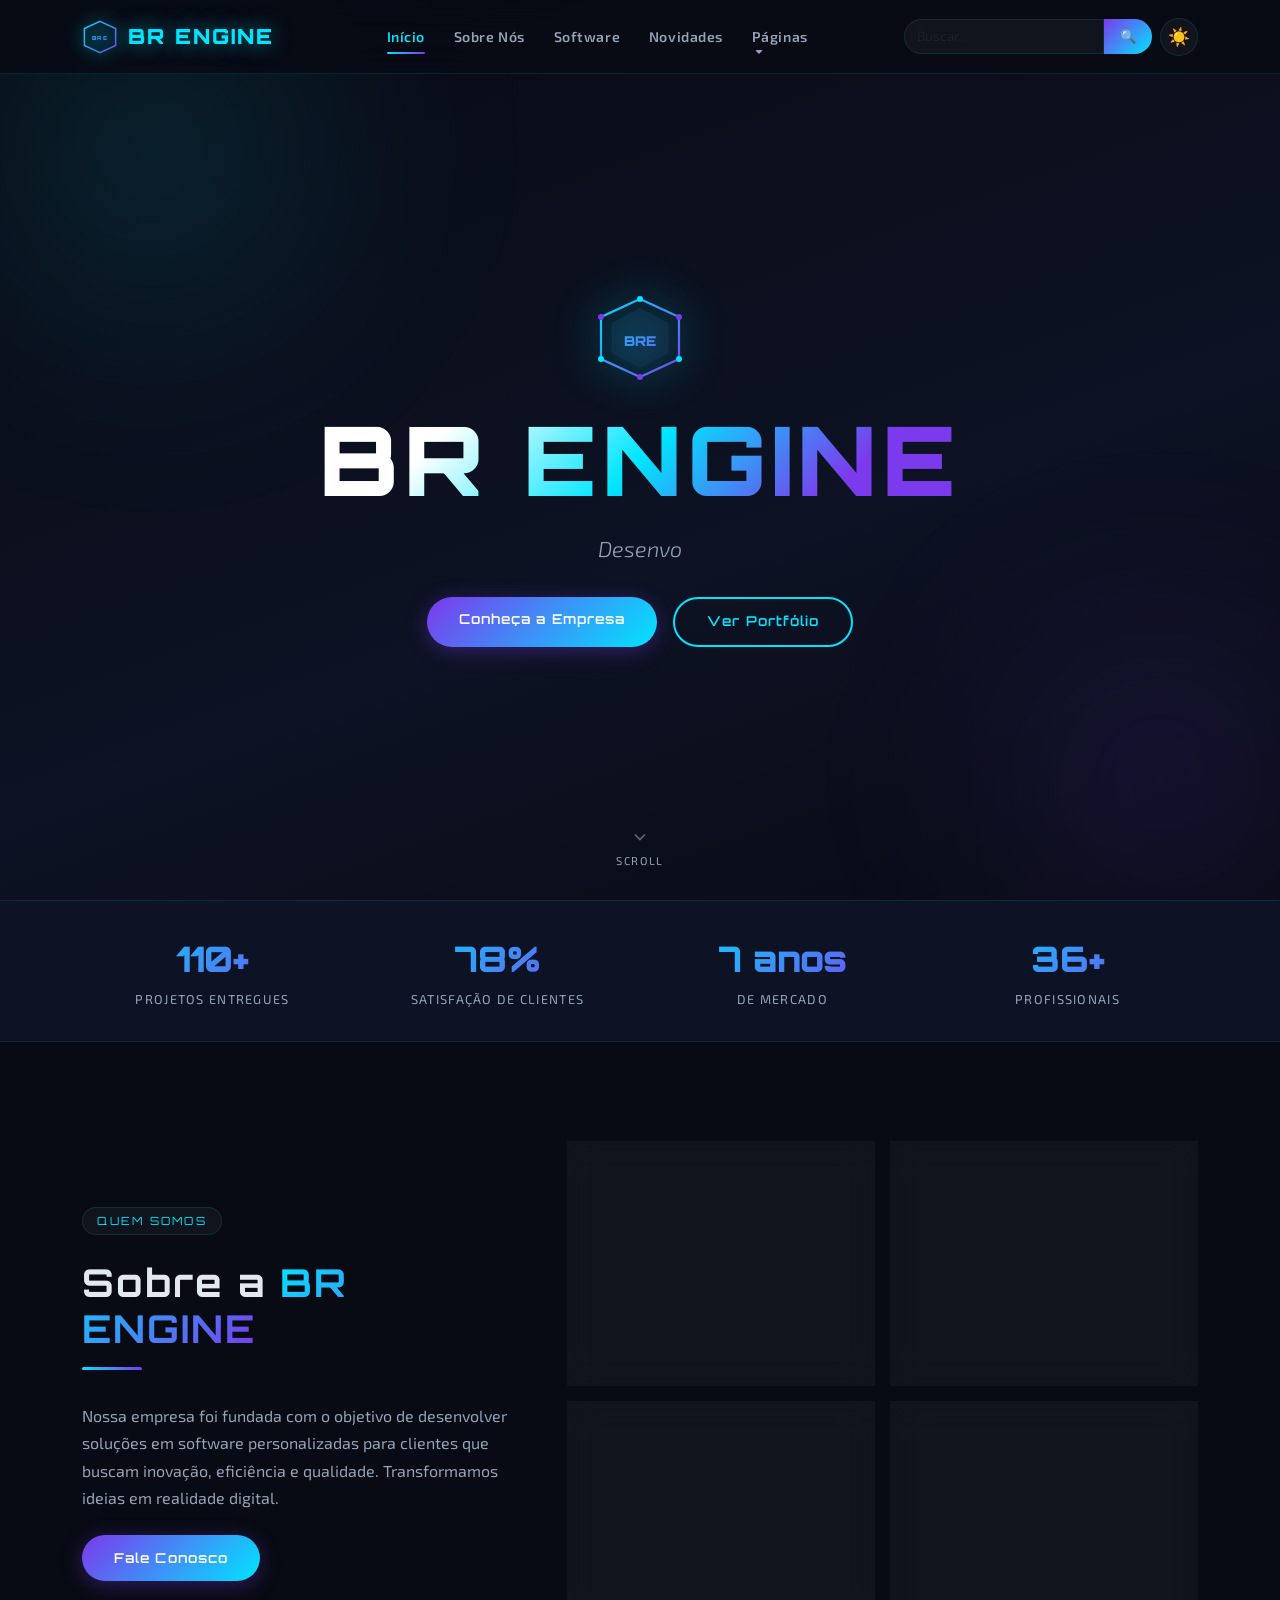
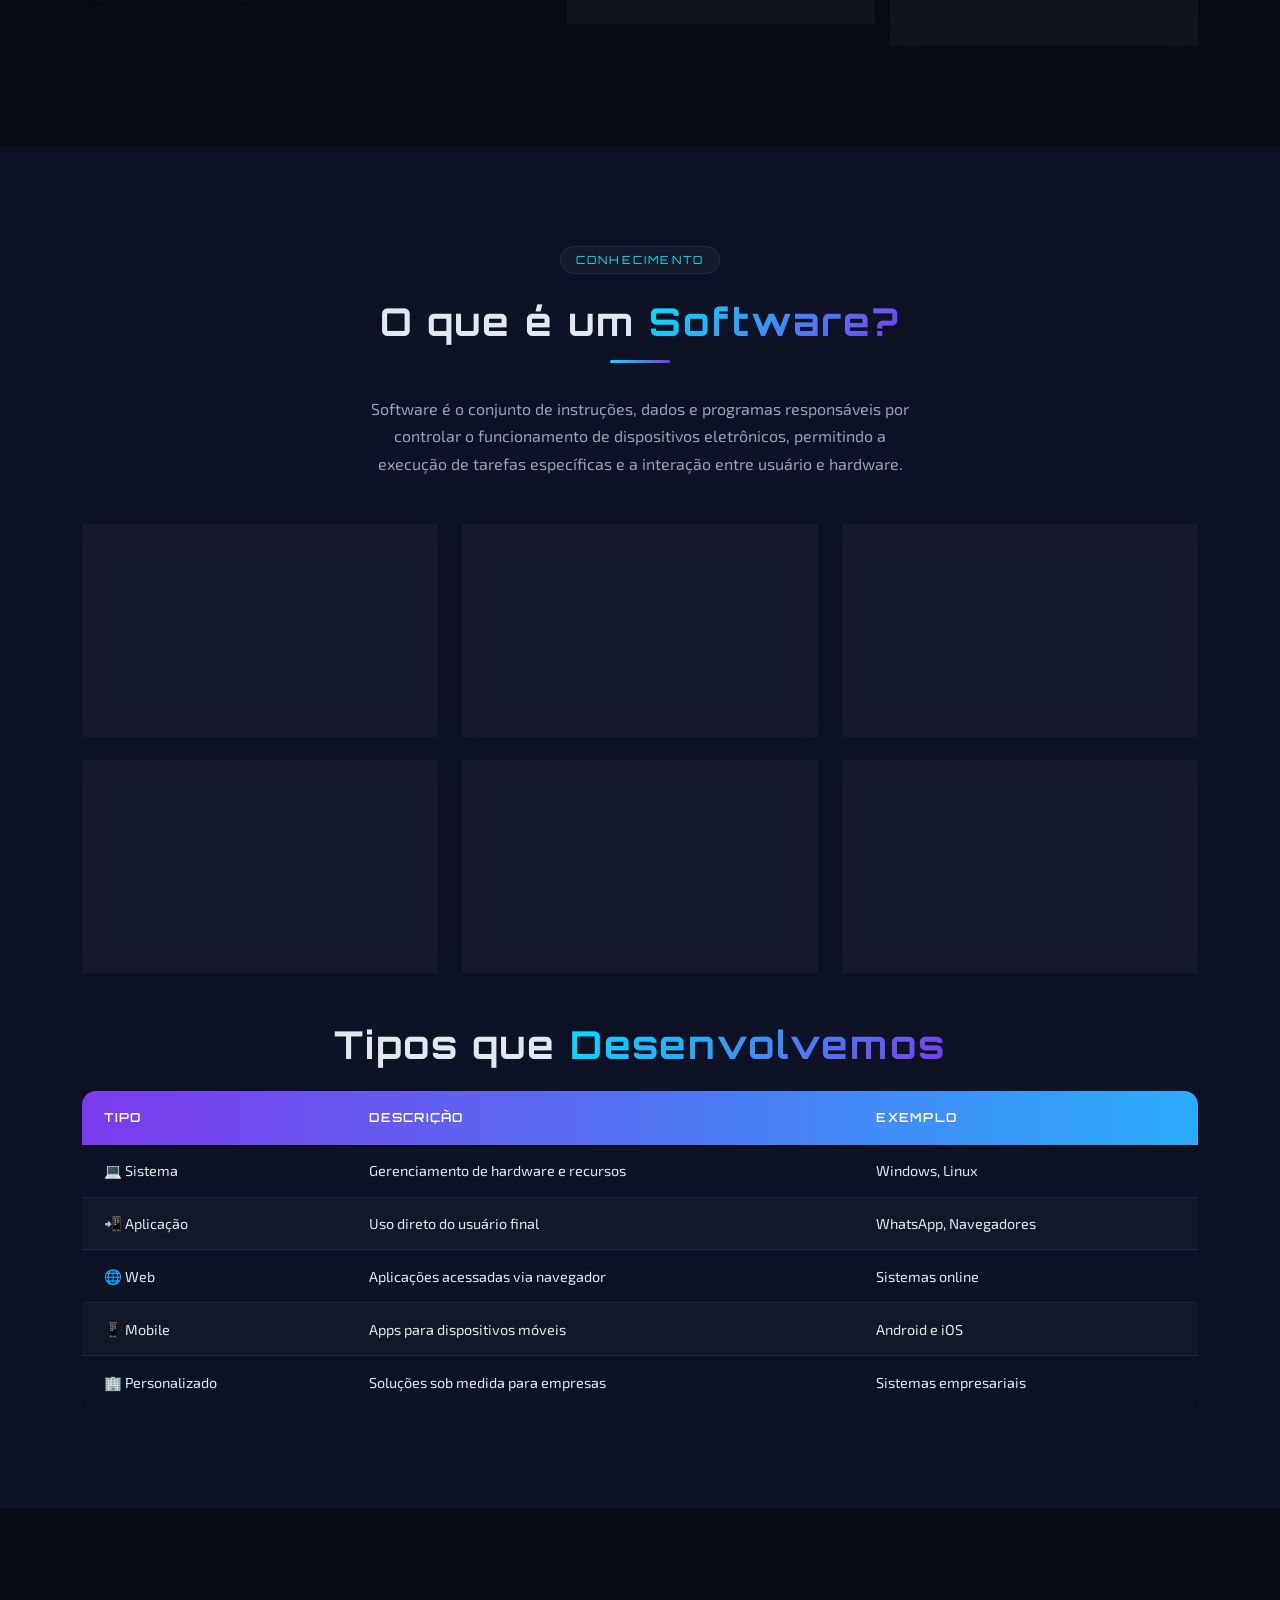
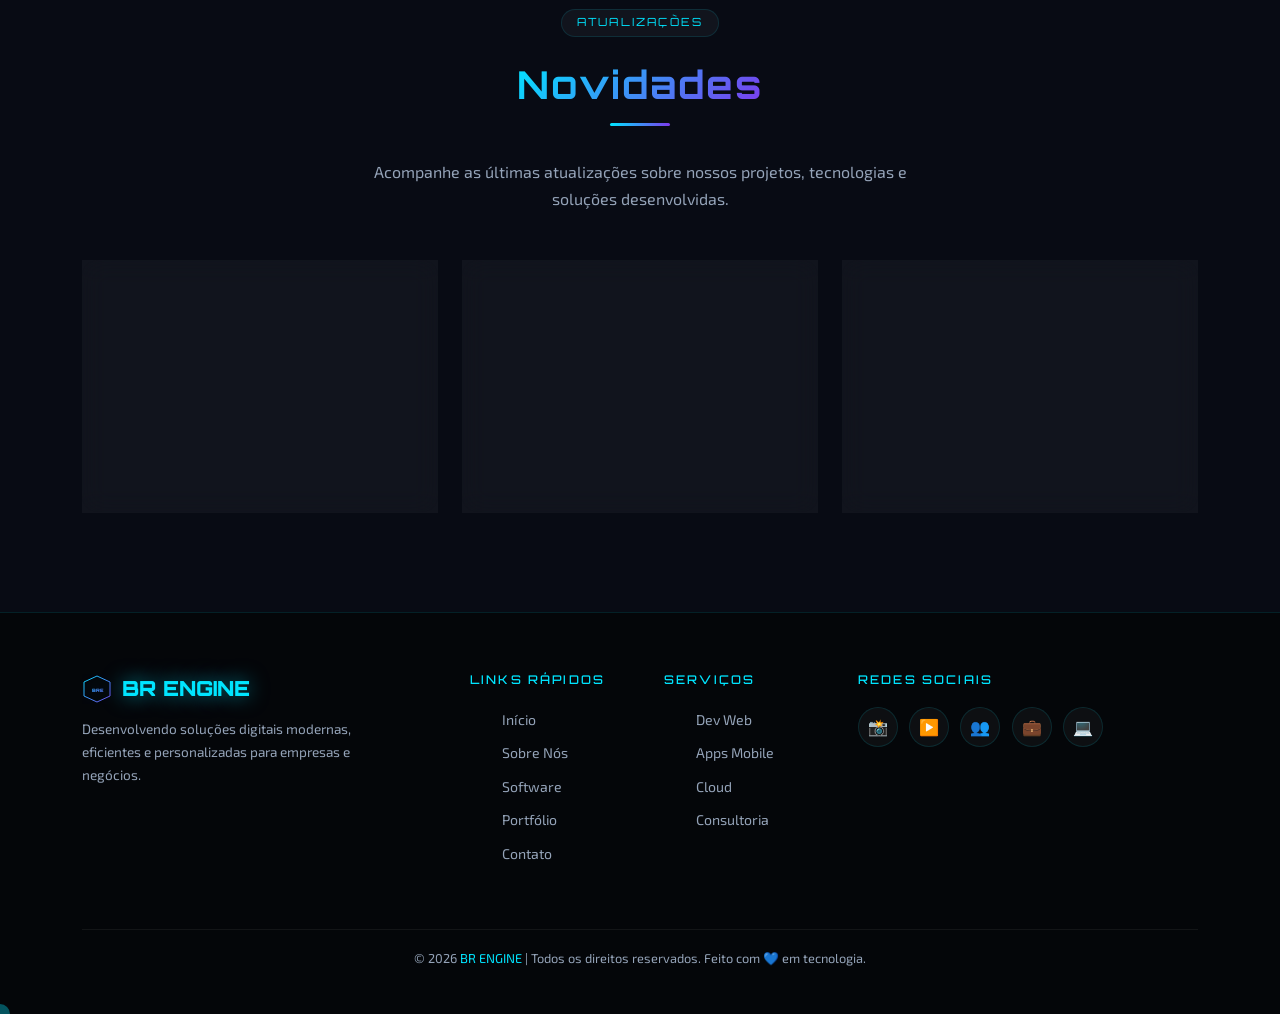
<file: index.html>
<!DOCTYPE html>
<html lang="pt-br" data-theme="dark">
<head>
  <meta charset="UTF-8">
  <meta name="viewport" content="width=device-width, initial-scale=1.0">
  <meta name="description" content="BR ENGINE — Desenvolvimento de Software Personalizado">
  <title>BR ENGINE | Início</title>

  <!-- Bootstrap 5 -->
  <link href="https://cdn.jsdelivr.net/npm/bootstrap@5.3.3/dist/css/bootstrap.min.css" rel="stylesheet">
  <!-- Custom CSS -->
  <link rel="stylesheet" href="css/style.css">
</head>
<body>

<!-- Loading Overlay -->
<div id="loading-overlay">
  <svg class="loader-logo" viewBox="0 0 80 80" fill="none" xmlns="http://www.w3.org/2000/svg">
    <polygon points="40,6 74,22 74,58 40,74 6,58 6,22" fill="none" stroke="url(#lg1)" stroke-width="3"/>
    <text x="50%" y="54%" dominant-baseline="middle" text-anchor="middle" fill="url(#lg1)" font-family="Orbitron,sans-serif" font-size="11" font-weight="900">BRE</text>
    <defs>
      <linearGradient id="lg1" x1="0" y1="0" x2="80" y2="80" gradientUnits="userSpaceOnUse">
        <stop stop-color="#00e5ff"/><stop offset="1" stop-color="#7c3aed"/>
      </linearGradient>
    </defs>
  </svg>
  <div class="loader-bar"><div class="loader-fill"></div></div>
  <p class="loader-text">Inicializando sistemas…</p>
</div>

<!-- Particles -->
<canvas id="particles-canvas"></canvas>

<!-- ══════════ NAVBAR ══════════ -->
<nav class="navbar navbar-expand-lg fixed-top">
  <div class="container">
    <!-- Brand / Logo -->
    <a class="navbar-brand" href="index.html">
      <svg class="brand-logo" viewBox="0 0 60 60" fill="none" xmlns="http://www.w3.org/2000/svg">
        <polygon points="30,4 56,16 56,44 30,56 4,44 4,16" fill="none" stroke="url(#bnl)" stroke-width="2.5"/>
        <text x="50%" y="54%" dominant-baseline="middle" text-anchor="middle" fill="url(#bnl)" font-family="Orbitron,sans-serif" font-size="9" font-weight="900">BRE</text>
        <defs>
          <linearGradient id="bnl" x1="0" y1="0" x2="60" y2="60" gradientUnits="userSpaceOnUse">
            <stop stop-color="#00e5ff"/><stop offset="1" stop-color="#7c3aed"/>
          </linearGradient>
        </defs>
      </svg>
      BR ENGINE
    </a>

    <button class="navbar-toggler border-0" type="button" data-bs-toggle="collapse" data-bs-target="#navMain" aria-label="Menu">
      <span class="navbar-toggler-icon"></span>
    </button>

    <div class="collapse navbar-collapse" id="navMain">
      <ul class="navbar-nav mx-auto mb-2 mb-lg-0">
        <li class="nav-item"><a class="nav-link active" href="#inicio">Início</a></li>
        <li class="nav-item"><a class="nav-link" href="#sobre">Sobre Nós</a></li>
        <li class="nav-item"><a class="nav-link" href="#software">Software</a></li>
        <li class="nav-item"><a class="nav-link" href="#novidades">Novidades</a></li>
        <li class="nav-item dropdown">
          <a class="nav-link dropdown-toggle" href="#" data-bs-toggle="dropdown">Páginas</a>
          <ul class="dropdown-menu dropdown-menu-dark">
            <li><a class="dropdown-item" href="portfolio.html">Portfólio</a></li>
            <li><a class="dropdown-item" href="contato.html">Contato</a></li>
          </ul>
        </li>
      </ul>

      <div class="d-flex align-items-center gap-2">
        <form class="nav-search d-flex" id="searchForm">
          <input class="form-control" type="search" placeholder="Buscar…" id="searchInput" aria-label="Buscar">
          <button class="btn-search" type="submit">🔍</button>
        </form>
        <button id="themeToggle" aria-label="Alternar tema">☀️</button>
      </div>
    </div>
  </div>
</nav>

<!-- ══════════ HERO ══════════ -->
<section id="inicio">
  <div class="hero-glow hero-glow-1"></div>
  <div class="hero-glow hero-glow-2"></div>

  <div class="hero-content">
    <!-- SVG Logo grande -->
    <svg class="hero-logo-svg" viewBox="0 0 120 120" fill="none" xmlns="http://www.w3.org/2000/svg">
      <polygon points="60,8 112,32 112,88 60,112 8,88 8,32" fill="none" stroke="url(#hl)" stroke-width="3"/>
      <polygon points="60,20 98,40 98,80 60,100 22,80 22,40" fill="url(#hlfill)" opacity=".08"/>
      <text x="50%" y="54%" dominant-baseline="middle" text-anchor="middle" fill="url(#hl)" font-family="Orbitron,sans-serif" font-size="18" font-weight="900">BRE</text>
      <circle cx="60" cy="8" r="4" fill="#00e5ff"/>
      <circle cx="112" cy="32" r="4" fill="#7c3aed"/>
      <circle cx="112" cy="88" r="4" fill="#00e5ff"/>
      <circle cx="60" cy="112" r="4" fill="#7c3aed"/>
      <circle cx="8" cy="88" r="4" fill="#00e5ff"/>
      <circle cx="8" cy="32" r="4" fill="#7c3aed"/>
      <defs>
        <linearGradient id="hl" x1="0" y1="0" x2="120" y2="120" gradientUnits="userSpaceOnUse">
          <stop stop-color="#00e5ff"/><stop offset="1" stop-color="#7c3aed"/>
        </linearGradient>
        <linearGradient id="hlfill" x1="0" y1="0" x2="120" y2="120" gradientUnits="userSpaceOnUse">
          <stop stop-color="#00e5ff"/><stop offset="1" stop-color="#7c3aed"/>
        </linearGradient>
      </defs>
    </svg>

    <h1 class="hero-title">BR ENGINE</h1>
    <p class="hero-subtitle" id="typewriter">Desenvolvendo soluções digitais modernas.</p>

    <div class="hero-buttons">
      <a href="#sobre" class="btn-primary-glow">Conheça a Empresa</a>
      <a href="portfolio.html" class="btn-outline-glow">Ver Portfólio</a>
    </div>
  </div>

  <div class="scroll-indicator">
    <svg width="20" height="20" fill="none" stroke="currentColor" stroke-width="2" viewBox="0 0 24 24">
      <polyline points="6 9 12 15 18 9"/>
    </svg>
    <span>Scroll</span>
  </div>
</section>

<!-- ══════════ STATS ══════════ -->
<div class="stats-bar position-relative" style="z-index:2">
  <div class="container">
    <div class="row g-4 text-center">
      <div class="col-6 col-md-3 stat-item reveal">
        <div class="stat-number" data-target="120" data-suffix="+">0+</div>
        <div class="stat-label">Projetos Entregues</div>
      </div>
      <div class="col-6 col-md-3 stat-item reveal">
        <div class="stat-number" data-target="85" data-suffix="%">0%</div>
        <div class="stat-label">Satisfação de Clientes</div>
      </div>
      <div class="col-6 col-md-3 stat-item reveal">
        <div class="stat-number" data-target="8" data-suffix=" anos">0 anos</div>
        <div class="stat-label">de Mercado</div>
      </div>
      <div class="col-6 col-md-3 stat-item reveal">
        <div class="stat-number" data-target="40" data-suffix="+">0+</div>
        <div class="stat-label">Profissionais</div>
      </div>
    </div>
  </div>
</div>

<!-- ══════════ SOBRE NÓS ══════════ -->
<section id="sobre" class="section-block">
  <div class="container">
    <div class="row align-items-center g-5">
      <div class="col-lg-5 reveal">
        <span class="section-tag">Quem Somos</span>
        <h2 class="section-title mt-2">Sobre a <span>BR ENGINE</span></h2>
        <div class="divider"></div>
        <p class="section-desc mb-4">
          Nossa empresa foi fundada com o objetivo de desenvolver soluções em software personalizadas
          para clientes que buscam inovação, eficiência e qualidade. Transformamos ideias em realidade digital.
        </p>
        <a href="contato.html" class="btn-primary-glow" style="display:inline-block; text-decoration:none;">Fale Conosco</a>
      </div>
      <div class="col-lg-7">
        <div class="row g-3">
          <div class="col-sm-6 reveal" style="transition-delay:.1s">
            <div class="about-card">
              <div class="about-icon">🎯</div>
              <h5>Missão</h5>
              <p>Transformar negócios através de soluções tecnológicas inovadoras e personalizadas.</p>
            </div>
          </div>
          <div class="col-sm-6 reveal" style="transition-delay:.2s">
            <div class="about-card">
              <div class="about-icon">🔭</div>
              <h5>Visão</h5>
              <p>Ser referência nacional em desenvolvimento de software até 2030.</p>
            </div>
          </div>
          <div class="col-sm-6 reveal" style="transition-delay:.3s">
            <div class="about-card">
              <div class="about-icon">💎</div>
              <h5>Valores</h5>
              <p>Ética, qualidade, inovação e comprometimento com cada cliente.</p>
            </div>
          </div>
          <div class="col-sm-6 reveal" style="transition-delay:.4s">
            <div class="about-card">
              <div class="about-icon">🚀</div>
              <h5>Tecnologia</h5>
              <p>Utilizamos as mais modernas ferramentas e metodologias ágeis do mercado.</p>
            </div>
          </div>
        </div>
      </div>
    </div>
  </div>
</section>

<!-- ══════════ SOFTWARE ══════════ -->
<section id="software" class="section-block alt-bg">
  <div class="container">
    <div class="text-center mb-5 reveal">
      <span class="section-tag">Conhecimento</span>
      <h2 class="section-title mt-2">O que é um <span>Software?</span></h2>
      <div class="divider mx-auto"></div>
      <p class="section-desc mx-auto">
        Software é o conjunto de instruções, dados e programas responsáveis por controlar o funcionamento de dispositivos eletrônicos,
        permitindo a execução de tarefas específicas e a interação entre usuário e hardware.
      </p>
    </div>

    <div class="row g-4 mb-5">
      <div class="col-md-4 reveal" style="transition-delay:.1s">
        <div class="feature-card">
          <span class="feature-icon">🖥️</span>
          <h5>Software de Sistema</h5>
          <p>Gerencia o hardware e os recursos do sistema operacional. Exemplos: Windows, Linux, macOS.</p>
        </div>
      </div>
      <div class="col-md-4 reveal" style="transition-delay:.2s">
        <div class="feature-card">
          <span class="feature-icon">📱</span>
          <h5>Software de Aplicação</h5>
          <p>Voltado ao uso direto do usuário para tarefas cotidianas. Exemplos: WhatsApp, Chrome.</p>
        </div>
      </div>
      <div class="col-md-4 reveal" style="transition-delay:.3s">
        <div class="feature-card">
          <span class="feature-icon">⚙️</span>
          <h5>Software de Programação</h5>
          <p>Ferramentas para criação de outros softwares. Exemplos: VS Code, IntelliJ, Eclipse.</p>
        </div>
      </div>
      <div class="col-md-4 reveal" style="transition-delay:.4s">
        <div class="feature-card">
          <span class="feature-icon">🌐</span>
          <h5>Software Web</h5>
          <p>Acessado via navegador, roda na nuvem sem necessidade de instalação local.</p>
        </div>
      </div>
      <div class="col-md-4 reveal" style="transition-delay:.5s">
        <div class="feature-card">
          <span class="feature-icon">☁️</span>
          <h5>Software Cloud</h5>
          <p>Soluções em nuvem escaláveis e disponíveis 24/7 com alta disponibilidade.</p>
        </div>
      </div>
      <div class="col-md-4 reveal" style="transition-delay:.6s">
        <div class="feature-card">
          <span class="feature-icon">🤖</span>
          <h5>Software com IA</h5>
          <p>Inteligência artificial integrada para automação e tomada de decisão inteligente.</p>
        </div>
      </div>
    </div>

    <!-- Tabela -->
    <div class="reveal">
      <h3 class="section-title text-center mb-4">Tipos que <span>Desenvolvemos</span></h3>
      <div class="table-responsive">
        <table class="table-glow">
          <thead>
            <tr>
              <th>Tipo</th>
              <th>Descrição</th>
              <th>Exemplo</th>
            </tr>
          </thead>
          <tbody>
            <tr><td>💻 Sistema</td><td>Gerenciamento de hardware e recursos</td><td>Windows, Linux</td></tr>
            <tr><td>📲 Aplicação</td><td>Uso direto do usuário final</td><td>WhatsApp, Navegadores</td></tr>
            <tr><td>🌐 Web</td><td>Aplicações acessadas via navegador</td><td>Sistemas online</td></tr>
            <tr><td>📱 Mobile</td><td>Apps para dispositivos móveis</td><td>Android e iOS</td></tr>
            <tr><td>🏢 Personalizado</td><td>Soluções sob medida para empresas</td><td>Sistemas empresariais</td></tr>
          </tbody>
        </table>
      </div>
    </div>
  </div>
</section>

<!-- ══════════ NOVIDADES ══════════ -->
<section id="novidades" class="section-block">
  <div class="container">
    <div class="text-center mb-5 reveal">
      <span class="section-tag">Atualizações</span>
      <h2 class="section-title mt-2"><span>Novidades</span></h2>
      <div class="divider mx-auto"></div>
      <p class="section-desc mx-auto">Acompanhe as últimas atualizações sobre nossos projetos, tecnologias e soluções desenvolvidas.</p>
    </div>
    <div class="row g-4">
      <div class="col-md-4 reveal" style="transition-delay:.1s">
        <div class="feature-card h-100">
          <span class="feature-icon">🧠</span>
          <h5>IA no Desenvolvimento</h5>
          <p>Integramos modelos de linguagem ao nosso processo de desenvolvimento para acelerar entregas e reduzir erros.</p>
          <div class="mt-3" style="font-size:.75rem; color:var(--accent)">Jan 2026</div>
        </div>
      </div>
      <div class="col-md-4 reveal" style="transition-delay:.2s">
        <div class="feature-card h-100">
          <span class="feature-icon">🔐</span>
          <h5>Segurança Avançada</h5>
          <p>Novo módulo de cibersegurança para proteger dados de clientes com criptografia de ponta a ponta.</p>
          <div class="mt-3" style="font-size:.75rem; color:var(--accent)">Mar 2026</div>
        </div>
      </div>
      <div class="col-md-4 reveal" style="transition-delay:.3s">
        <div class="feature-card h-100">
          <span class="feature-icon">📊</span>
          <h5>Dashboard Analytics</h5>
          <p>Plataforma de análise de dados em tempo real com relatórios automatizados e insights preditivos.</p>
          <div class="mt-3" style="font-size:.75rem; color:var(--accent)">Abr 2026</div>
        </div>
      </div>
    </div>
  </div>
</section>

<!-- ══════════ FOOTER ══════════ -->
<footer class="footer">
  <div class="container">
    <div class="row g-5">
      <div class="col-lg-4 reveal">
        <div class="footer-brand">
          <svg viewBox="0 0 60 60" fill="none" xmlns="http://www.w3.org/2000/svg">
            <polygon points="30,4 56,16 56,44 30,56 4,44 4,16" fill="none" stroke="url(#fl)" stroke-width="2"/>
            <text x="50%" y="54%" dominant-baseline="middle" text-anchor="middle" fill="url(#fl)" font-family="Orbitron,sans-serif" font-size="9" font-weight="900">BRE</text>
            <defs><linearGradient id="fl" x1="0" y1="0" x2="60" y2="60" gradientUnits="userSpaceOnUse"><stop stop-color="#00e5ff"/><stop offset="1" stop-color="#7c3aed"/></linearGradient></defs>
          </svg>
          BR ENGINE
        </div>
        <p class="footer-desc">Desenvolvendo soluções digitais modernas, eficientes e personalizadas para empresas e negócios.</p>
      </div>
      <div class="col-6 col-lg-2 reveal" style="transition-delay:.1s">
        <h6 class="footer-heading">Links Rápidos</h6>
        <ul class="footer-links">
          <li><a href="#inicio">Início</a></li>
          <li><a href="#sobre">Sobre Nós</a></li>
          <li><a href="#software">Software</a></li>
          <li><a href="portfolio.html">Portfólio</a></li>
          <li><a href="contato.html">Contato</a></li>
        </ul>
      </div>
      <div class="col-6 col-lg-2 reveal" style="transition-delay:.2s">
        <h6 class="footer-heading">Serviços</h6>
        <ul class="footer-links">
          <li><a href="#">Dev Web</a></li>
          <li><a href="#">Apps Mobile</a></li>
          <li><a href="#">Cloud</a></li>
          <li><a href="#">Consultoria</a></li>
        </ul>
      </div>
      <div class="col-lg-4 reveal" style="transition-delay:.3s">
        <h6 class="footer-heading">Redes Sociais</h6>
        <div class="social-links">
          <a class="social-link" href="#" title="Instagram">📸</a>
          <a class="social-link" href="#" title="YouTube">▶️</a>
          <a class="social-link" href="#" title="Facebook">👥</a>
          <a class="social-link" href="#" title="LinkedIn">💼</a>
          <a class="social-link" href="#" title="GitHub">💻</a>
        </div>
      </div>
    </div>
    <div class="footer-bottom">
      <p>&copy; 2026 <span>BR ENGINE</span> | Todos os direitos reservados. Feito com 💙 em tecnologia.</p>
    </div>
  </div>
</footer>

<!-- Bootstrap JS -->
<script src="https://cdn.jsdelivr.net/npm/bootstrap@5.3.3/dist/js/bootstrap.bundle.min.js"></script>
<!-- Custom JS -->
<script src="js/main.js"></script>
</body>
</html>
</file>
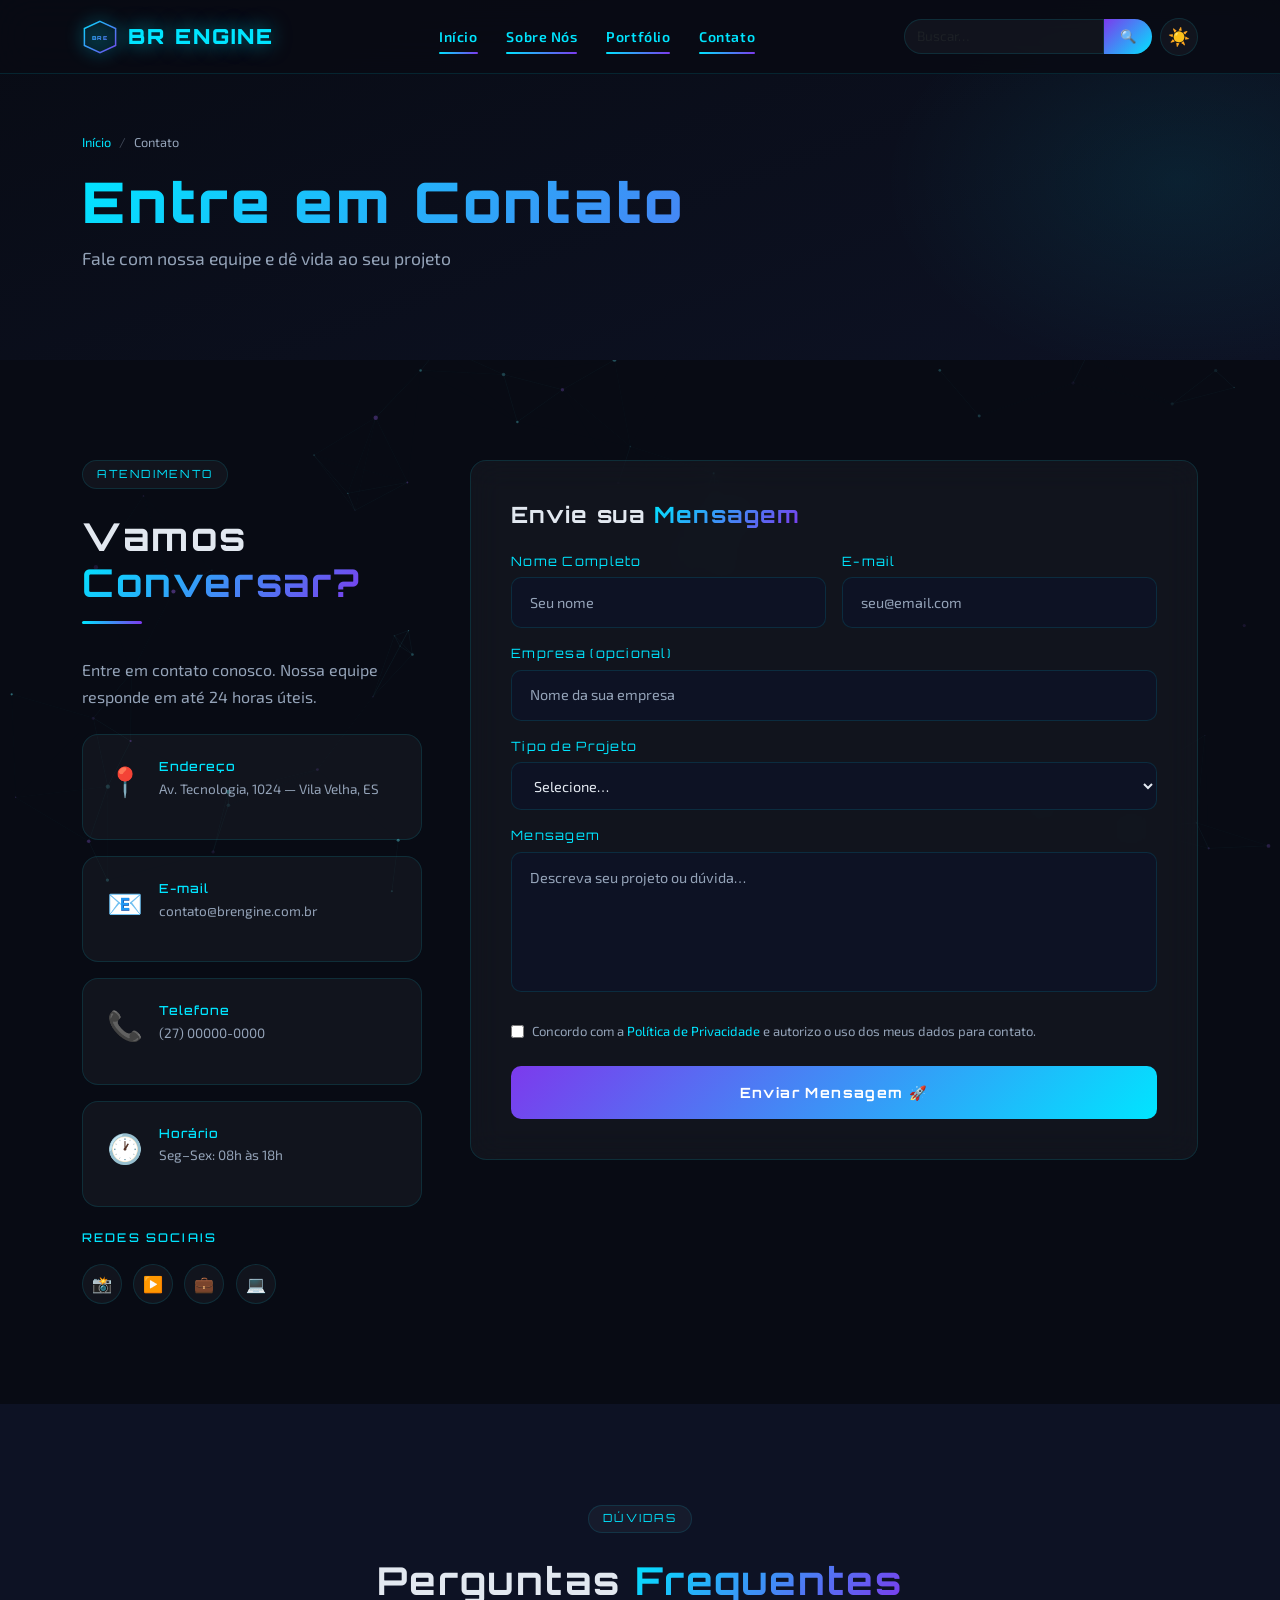
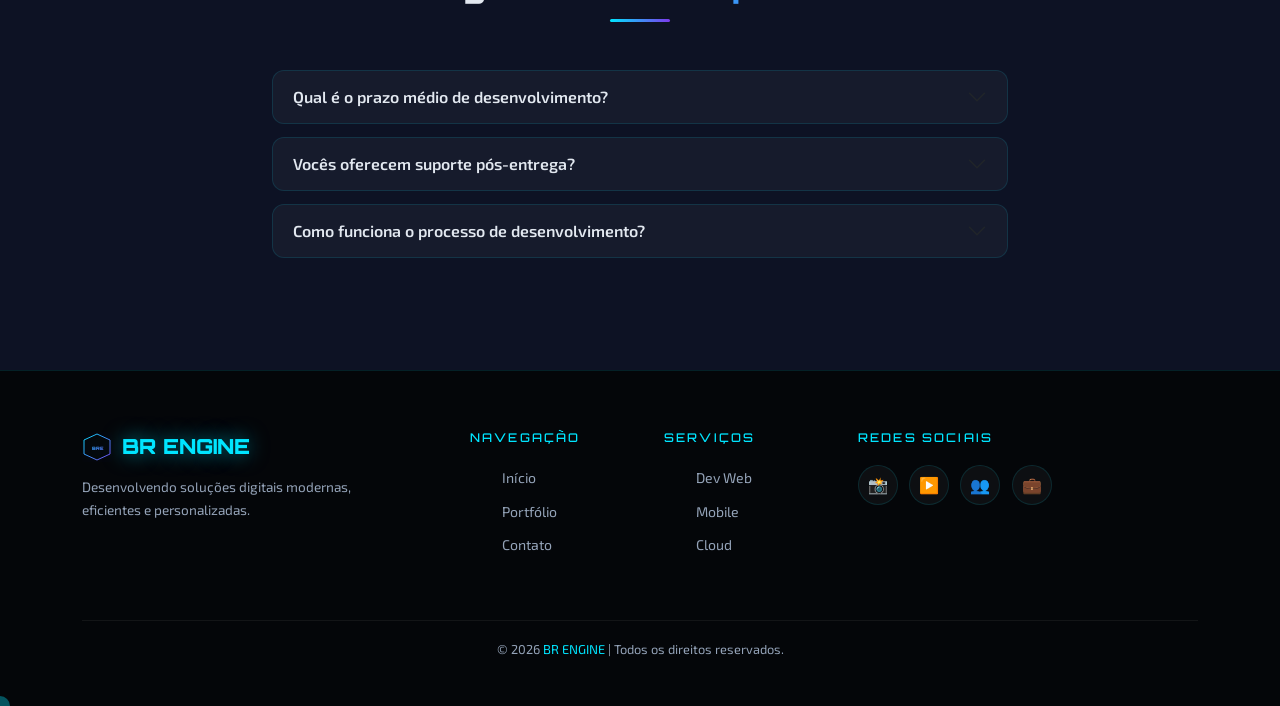
<file: contato.html>
<!DOCTYPE html>
<html lang="pt-br" data-theme="dark">
<head>
  <meta charset="UTF-8">
  <meta name="viewport" content="width=device-width, initial-scale=1.0">
  <title>Contato | BR ENGINE</title>
  <link href="https://cdn.jsdelivr.net/npm/bootstrap@5.3.3/dist/css/bootstrap.min.css" rel="stylesheet">
  <link rel="stylesheet" href="css/style.css">
</head>
<body>

<!-- Loading Overlay -->
<div id="loading-overlay">
  <svg class="loader-logo" viewBox="0 0 80 80" fill="none">
    <polygon points="40,6 74,22 74,58 40,74 6,58 6,22" fill="none" stroke="url(#lgc)" stroke-width="3"/>
    <text x="50%" y="54%" dominant-baseline="middle" text-anchor="middle" fill="url(#lgc)" font-family="Orbitron,sans-serif" font-size="11" font-weight="900">BRE</text>
    <defs><linearGradient id="lgc" x1="0" y1="0" x2="80" y2="80" gradientUnits="userSpaceOnUse"><stop stop-color="#00e5ff"/><stop offset="1" stop-color="#7c3aed"/></linearGradient></defs>
  </svg>
  <div class="loader-bar"><div class="loader-fill"></div></div>
  <p class="loader-text">Carregando contato…</p>
</div>

<canvas id="particles-canvas"></canvas>

<!-- NAVBAR -->
<nav class="navbar navbar-expand-lg fixed-top">
  <div class="container">
    <a class="navbar-brand" href="index.html">
      <svg class="brand-logo" viewBox="0 0 60 60" fill="none">
        <polygon points="30,4 56,16 56,44 30,56 4,44 4,16" fill="none" stroke="url(#bnc)" stroke-width="2.5"/>
        <text x="50%" y="54%" dominant-baseline="middle" text-anchor="middle" fill="url(#bnc)" font-family="Orbitron,sans-serif" font-size="9" font-weight="900">BRE</text>
        <defs><linearGradient id="bnc" x1="0" y1="0" x2="60" y2="60" gradientUnits="userSpaceOnUse"><stop stop-color="#00e5ff"/><stop offset="1" stop-color="#7c3aed"/></linearGradient></defs>
      </svg>
      BR ENGINE
    </a>
    <button class="navbar-toggler border-0" type="button" data-bs-toggle="collapse" data-bs-target="#navContact" aria-label="Menu">
      <span class="navbar-toggler-icon"></span>
    </button>
    <div class="collapse navbar-collapse" id="navContact">
      <ul class="navbar-nav mx-auto mb-2 mb-lg-0">
        <li class="nav-item"><a class="nav-link" href="index.html">Início</a></li>
        <li class="nav-item"><a class="nav-link" href="index.html#sobre">Sobre Nós</a></li>
        <li class="nav-item"><a class="nav-link" href="portfolio.html">Portfólio</a></li>
        <li class="nav-item"><a class="nav-link active" href="contato.html">Contato</a></li>
      </ul>
      <div class="d-flex align-items-center gap-2">
        <form class="nav-search d-flex" id="searchForm">
          <input class="form-control" type="search" placeholder="Buscar…" id="searchInput">
          <button class="btn-search" type="submit">🔍</button>
        </form>
        <button id="themeToggle" aria-label="Alternar tema">☀️</button>
      </div>
    </div>
  </div>
</nav>

<!-- PAGE HERO -->
<div class="page-hero">
  <div class="page-hero-glow"></div>
  <div class="container" style="position:relative;z-index:2">
    <div class="breadcrumb-custom mb-3">
      <a href="index.html">Início</a>
      <span class="breadcrumb-sep">/</span>
      <span>Contato</span>
    </div>
    <h1 class="page-hero-title">Entre em Contato</h1>
    <p class="page-hero-sub">Fale com nossa equipe e dê vida ao seu projeto</p>
  </div>
</div>

<!-- CONTACT SECTION -->
<section class="section-block">
  <div class="container">
    <div class="row g-5 align-items-start">

      <!-- Info Cards -->
      <div class="col-lg-4">
        <div class="mb-4 reveal">
          <span class="section-tag">Atendimento</span>
          <h2 class="section-title mt-2">Vamos <span>Conversar?</span></h2>
          <div class="divider"></div>
          <p class="section-desc">Entre em contato conosco. Nossa equipe responde em até 24 horas úteis.</p>
        </div>

        <div class="d-flex flex-column gap-3">
          <div class="info-card reveal" style="transition-delay:.1s">
            <div class="info-icon">📍</div>
            <div>
              <h6>Endereço</h6>
              <p>Av. Tecnologia, 1024 — Vila Velha, ES</p>
            </div>
          </div>
          <div class="info-card reveal" style="transition-delay:.2s">
            <div class="info-icon">📧</div>
            <div>
              <h6>E-mail</h6>
              <p>contato@brengine.com.br</p>
            </div>
          </div>
          <div class="info-card reveal" style="transition-delay:.3s">
            <div class="info-icon">📞</div>
            <div>
              <h6>Telefone</h6>
              <p>(27) 00000-0000</p>
            </div>
          </div>
          <div class="info-card reveal" style="transition-delay:.4s">
            <div class="info-icon">🕐</div>
            <div>
              <h6>Horário</h6>
              <p>Seg–Sex: 08h às 18h</p>
            </div>
          </div>
        </div>

        <!-- Redes -->
        <div class="mt-4 reveal" style="transition-delay:.5s">
          <h6 class="footer-heading">Redes Sociais</h6>
          <div class="social-links">
            <a class="social-link" href="#" title="Instagram">📸</a>
            <a class="social-link" href="#" title="YouTube">▶️</a>
            <a class="social-link" href="#" title="LinkedIn">💼</a>
            <a class="social-link" href="#" title="GitHub">💻</a>
          </div>
        </div>
      </div>

      <!-- Form -->
      <div class="col-lg-8 reveal" style="transition-delay:.15s">
        <div class="contact-wrap">
          <h3 class="section-title mb-4" style="font-size:1.4rem">Envie sua <span>Mensagem</span></h3>
          <form id="contactForm" novalidate>
            <div class="row g-3 mb-3">
              <div class="col-sm-6">
                <label class="form-label-custom">Nome Completo</label>
                <input type="text" class="form-control-custom" placeholder="Seu nome" required>
              </div>
              <div class="col-sm-6">
                <label class="form-label-custom">E-mail</label>
                <input type="email" class="form-control-custom" placeholder="seu@email.com" required>
              </div>
            </div>
            <div class="mb-3">
              <label class="form-label-custom">Empresa (opcional)</label>
              <input type="text" class="form-control-custom" placeholder="Nome da sua empresa">
            </div>
            <div class="mb-3">
              <label class="form-label-custom">Tipo de Projeto</label>
              <select class="form-control-custom" style="cursor:pointer">
                <option value="" disabled selected>Selecione…</option>
                <option>Sistema Web</option>
                <option>App Mobile</option>
                <option>Cloud / Infraestrutura</option>
                <option>Consultoria</option>
                <option>Outro</option>
              </select>
            </div>
            <div class="mb-4">
              <label class="form-label-custom">Mensagem</label>
              <textarea class="form-control-custom" placeholder="Descreva seu projeto ou dúvida…" required></textarea>
            </div>
            <!-- Checkbox -->
            <div class="mb-4 d-flex gap-2 align-items-start" style="font-size:.82rem;color:var(--text-muted)">
              <input type="checkbox" id="lgpd" style="margin-top:3px;accent-color:var(--accent);cursor:pointer" required>
              <label for="lgpd">Concordo com a <a href="#" style="color:var(--accent)">Política de Privacidade</a> e autorizo o uso dos meus dados para contato.</label>
            </div>
            <button type="submit" class="btn-submit">
              Enviar Mensagem 🚀
            </button>
          </form>
        </div>
      </div>
    </div>
  </div>
</section>

<!-- FAQ -->
<section class="section-block alt-bg">
  <div class="container">
    <div class="text-center mb-5 reveal">
      <span class="section-tag">Dúvidas</span>
      <h2 class="section-title mt-2">Perguntas <span>Frequentes</span></h2>
      <div class="divider mx-auto"></div>
    </div>
    <div class="row justify-content-center">
      <div class="col-lg-8">
        <div class="accordion" id="faqAccordion">
          <div class="accordion-item reveal" style="background:var(--card-bg);border:1px solid var(--card-border);border-radius:12px;margin-bottom:.8rem;overflow:hidden">
            <h2 class="accordion-header">
              <button class="accordion-button collapsed" type="button" data-bs-toggle="collapse" data-bs-target="#faq1" style="background:transparent;color:var(--text);font-family:'Exo 2',sans-serif;font-weight:600;">
                Qual é o prazo médio de desenvolvimento?
              </button>
            </h2>
            <div id="faq1" class="accordion-collapse collapse" data-bs-parent="#faqAccordion">
              <div class="accordion-body" style="color:var(--text-muted);font-size:.9rem;">
                O prazo varia conforme a complexidade do projeto. Projetos simples levam de 4 a 8 semanas; sistemas complexos podem levar de 3 a 12 meses.
              </div>
            </div>
          </div>
          <div class="accordion-item reveal" style="background:var(--card-bg);border:1px solid var(--card-border);border-radius:12px;margin-bottom:.8rem;overflow:hidden;transition-delay:.1s">
            <h2 class="accordion-header">
              <button class="accordion-button collapsed" type="button" data-bs-toggle="collapse" data-bs-target="#faq2" style="background:transparent;color:var(--text);font-family:'Exo 2',sans-serif;font-weight:600;">
                Vocês oferecem suporte pós-entrega?
              </button>
            </h2>
            <div id="faq2" class="accordion-collapse collapse" data-bs-parent="#faqAccordion">
              <div class="accordion-body" style="color:var(--text-muted);font-size:.9rem;">
                Sim! Oferecemos planos de manutenção e suporte com diferentes níveis de SLA para garantir a continuidade e evolução do seu sistema.
              </div>
            </div>
          </div>
          <div class="accordion-item reveal" style="background:var(--card-bg);border:1px solid var(--card-border);border-radius:12px;margin-bottom:.8rem;overflow:hidden;transition-delay:.2s">
            <h2 class="accordion-header">
              <button class="accordion-button collapsed" type="button" data-bs-toggle="collapse" data-bs-target="#faq3" style="background:transparent;color:var(--text);font-family:'Exo 2',sans-serif;font-weight:600;">
                Como funciona o processo de desenvolvimento?
              </button>
            </h2>
            <div id="faq3" class="accordion-collapse collapse" data-bs-parent="#faqAccordion">
              <div class="accordion-body" style="color:var(--text-muted);font-size:.9rem;">
                Utilizamos metodologia ágil (Scrum/Kanban): levantamento de requisitos → prototipagem → desenvolvimento em sprints → testes → entrega → suporte.
              </div>
            </div>
          </div>
        </div>
      </div>
    </div>
  </div>
</section>

<!-- FOOTER -->
<footer class="footer">
  <div class="container">
    <div class="row g-5">
      <div class="col-lg-4 reveal">
        <div class="footer-brand">
          <svg viewBox="0 0 60 60" fill="none">
            <polygon points="30,4 56,16 56,44 30,56 4,44 4,16" fill="none" stroke="url(#ffc)" stroke-width="2"/>
            <text x="50%" y="54%" dominant-baseline="middle" text-anchor="middle" fill="url(#ffc)" font-family="Orbitron,sans-serif" font-size="9" font-weight="900">BRE</text>
            <defs><linearGradient id="ffc" x1="0" y1="0" x2="60" y2="60" gradientUnits="userSpaceOnUse"><stop stop-color="#00e5ff"/><stop offset="1" stop-color="#7c3aed"/></linearGradient></defs>
          </svg>
          BR ENGINE
        </div>
        <p class="footer-desc">Desenvolvendo soluções digitais modernas, eficientes e personalizadas.</p>
      </div>
      <div class="col-6 col-lg-2 reveal">
        <h6 class="footer-heading">Navegação</h6>
        <ul class="footer-links">
          <li><a href="index.html">Início</a></li>
          <li><a href="portfolio.html">Portfólio</a></li>
          <li><a href="contato.html">Contato</a></li>
        </ul>
      </div>
      <div class="col-6 col-lg-2 reveal">
        <h6 class="footer-heading">Serviços</h6>
        <ul class="footer-links">
          <li><a href="#">Dev Web</a></li>
          <li><a href="#">Mobile</a></li>
          <li><a href="#">Cloud</a></li>
        </ul>
      </div>
      <div class="col-lg-4 reveal">
        <h6 class="footer-heading">Redes Sociais</h6>
        <div class="social-links">
          <a class="social-link" href="#">📸</a>
          <a class="social-link" href="#">▶️</a>
          <a class="social-link" href="#">👥</a>
          <a class="social-link" href="#">💼</a>
        </div>
      </div>
    </div>
    <div class="footer-bottom">
      <p>&copy; 2026 <span>BR ENGINE</span> | Todos os direitos reservados.</p>
    </div>
  </div>
</footer>

<script src="https://cdn.jsdelivr.net/npm/bootstrap@5.3.3/dist/js/bootstrap.bundle.min.js"></script>
<script src="js/main.js"></script>
</body>
</html>
</file>
<file: css/style.css>
/* =============================================
   BR ENGINE — Global Stylesheet
   Dark/Light mode, animations, responsive
   ============================================= */

@import url('https://fonts.googleapis.com/css2?family=Orbitron:wght@400;600;700;900&family=Exo+2:ital,wght@0,300;0,400;0,600;1,300&display=swap');

/* ── CSS Variables ── */
:root {
  --accent:      #00e5ff;
  --accent2:     #7c3aed;
  --accent3:     #06b6d4;
  --glow-cyan:   0 0 20px rgba(0,229,255,.55);
  --glow-violet: 0 0 20px rgba(124,58,237,.55);

  /* Dark (default) */
  --bg:          #080b14;
  --bg2:         #0d1224;
  --bg3:         #111827;
  --card-bg:     rgba(255,255,255,.04);
  --card-border: rgba(0,229,255,.12);
  --text:        #e2e8f0;
  --text-muted:  #94a3b8;
  --nav-bg:      rgba(8,11,20,.88);
  --footer-bg:   #040609;
  --input-bg:    #0d1224;
  --table-odd:   #0d1224;
  --table-even:  #111827;

  --transition: .35s cubic-bezier(.4,0,.2,1);
  --radius: 16px;
}

[data-theme="light"] {
  --bg:          #f0f4ff;
  --bg2:         #e8eeff;
  --bg3:         #dde5ff;
  --card-bg:     rgba(255,255,255,.7);
  --card-border: rgba(124,58,237,.2);
  --text:        #1e293b;
  --text-muted:  #475569;
  --nav-bg:      rgba(240,244,255,.92);
  --footer-bg:   #1e293b;
  --input-bg:    #fff;
  --table-odd:   #ffffff;
  --table-even:  #f1f5ff;
}

/* ── Reset & Base ── */
*, *::before, *::after { margin:0; padding:0; box-sizing:border-box; }

html { scroll-behavior: smooth; font-size: 16px; }

body {
  font-family: 'Exo 2', sans-serif;
  background: var(--bg);
  color: var(--text);
  overflow-x: hidden;
  transition: background var(--transition), color var(--transition);
}

h1, h2, h3, h4, h5 {
  font-family: 'Orbitron', sans-serif;
  letter-spacing: .05em;
}

a { color: inherit; text-decoration: none; }
img { max-width: 100%; display: block; }

/* ── Scrollbar ── */
::-webkit-scrollbar { width: 6px; }
::-webkit-scrollbar-track { background: var(--bg2); }
::-webkit-scrollbar-thumb {
  background: linear-gradient(var(--accent2), var(--accent));
  border-radius: 3px;
}

/* ── Canvas particles background ── */
#particles-canvas {
  position: fixed;
  inset: 0;
  pointer-events: none;
  z-index: 0;
  opacity: .55;
}

/* ── Navbar ── */
.navbar {
  background: var(--nav-bg) !important;
  backdrop-filter: blur(18px);
  border-bottom: 1px solid var(--card-border);
  padding: .85rem 1.5rem;
  transition: background var(--transition), box-shadow var(--transition);
  z-index: 1000;
}
.navbar.scrolled {
  box-shadow: 0 4px 30px rgba(0,229,255,.1);
}

/* Logo brand */
.navbar-brand {
  display: flex;
  align-items: center;
  gap: .6rem;
  font-family: 'Orbitron', sans-serif;
  font-weight: 900;
  font-size: 1.3rem;
  color: var(--accent) !important;
  text-shadow: var(--glow-cyan);
  letter-spacing: .1em;
}
.brand-logo {
  width: 36px; height: 36px;
  filter: drop-shadow(0 0 8px var(--accent));
  transition: transform .4s;
}
.navbar-brand:hover .brand-logo { transform: rotate(20deg) scale(1.15); }

/* Nav links */
.nav-link {
  color: var(--text-muted) !important;
  font-weight: 600;
  font-size: .88rem;
  letter-spacing: .04em;
  position: relative;
  padding: .4rem .9rem !important;
  transition: color var(--transition);
}
.nav-link::after {
  content: '';
  position: absolute;
  left: .9rem; bottom: 0;
  width: 0; height: 2px;
  background: linear-gradient(90deg, var(--accent), var(--accent2));
  border-radius: 2px;
  transition: width var(--transition);
}
.nav-link:hover, .nav-link.active {
  color: var(--accent) !important;
}
.nav-link:hover::after, .nav-link.active::after { width: calc(100% - 1.8rem); }

/* Search */
.nav-search .form-control {
  background: var(--card-bg);
  border: 1px solid var(--card-border);
  color: var(--text);
  border-radius: 30px 0 0 30px;
  font-size: .85rem;
}
.nav-search .form-control:focus {
  background: var(--card-bg);
  color: var(--text);
  border-color: var(--accent);
  box-shadow: var(--glow-cyan);
}
.nav-search .btn-search {
  background: linear-gradient(135deg, var(--accent2), var(--accent));
  border: none;
  border-radius: 0 30px 30px 0;
  color: #fff;
  font-size: .82rem;
  padding: .45rem 1rem;
  font-weight: 600;
  transition: opacity var(--transition);
}
.nav-search .btn-search:hover { opacity: .85; }

/* Dark mode toggle */
#themeToggle {
  background: var(--card-bg);
  border: 1px solid var(--card-border);
  color: var(--text);
  border-radius: 50%;
  width: 38px; height: 38px;
  display: flex; align-items: center; justify-content: center;
  cursor: pointer;
  font-size: 1.1rem;
  transition: box-shadow var(--transition), transform var(--transition);
  flex-shrink: 0;
}
#themeToggle:hover {
  box-shadow: var(--glow-violet);
  transform: rotate(20deg);
}

/* ── Hero Section ── */
#inicio {
  min-height: 100vh;
  display: flex; align-items: center; justify-content: center;
  text-align: center;
  position: relative;
  overflow: hidden;
  background: linear-gradient(160deg, var(--bg) 0%, var(--bg2) 60%, var(--bg) 100%);
  padding: 120px 1rem 80px;
}
.hero-glow {
  position: absolute;
  border-radius: 50%;
  filter: blur(100px);
  pointer-events: none;
}
.hero-glow-1 {
  width: 500px; height: 500px;
  background: radial-gradient(circle, rgba(0,229,255,.15), transparent 70%);
  top: -100px; left: -100px;
  animation: floatGlow 8s ease-in-out infinite;
}
.hero-glow-2 {
  width: 400px; height: 400px;
  background: radial-gradient(circle, rgba(124,58,237,.2), transparent 70%);
  bottom: -80px; right: -80px;
  animation: floatGlow 10s ease-in-out infinite reverse;
}

@keyframes floatGlow {
  0%,100% { transform: translate(0,0); }
  50%      { transform: translate(30px, 30px); }
}

.hero-content { position: relative; z-index: 2; }

.hero-logo-svg {
  width: 90px; height: 90px;
  margin: 0 auto 1.5rem;
  filter: drop-shadow(0 0 20px var(--accent));
  animation: pulseLogo 3s ease-in-out infinite;
}
@keyframes pulseLogo {
  0%,100% { filter: drop-shadow(0 0 20px var(--accent)); }
  50%      { filter: drop-shadow(0 0 40px var(--accent)) drop-shadow(0 0 60px var(--accent2)); }
}

.hero-title {
  font-size: clamp(3rem, 10vw, 6rem);
  font-weight: 900;
  background: linear-gradient(135deg, #fff 20%, var(--accent) 50%, var(--accent2) 80%);
  -webkit-background-clip: text;
  -webkit-text-fill-color: transparent;
  background-clip: text;
  line-height: 1.1;
  animation: fadeUp .9s ease both;
}
.hero-subtitle {
  font-size: clamp(1rem, 3vw, 1.35rem);
  color: var(--text-muted);
  margin: 1.2rem 0 2rem;
  font-weight: 300;
  font-style: italic;
  animation: fadeUp 1.1s ease both;
}
.hero-buttons {
  display: flex; gap: 1rem; justify-content: center; flex-wrap: wrap;
  animation: fadeUp 1.3s ease both;
}
.btn-primary-glow {
  background: linear-gradient(135deg, var(--accent2), var(--accent));
  border: none;
  padding: .8rem 2rem;
  border-radius: 50px;
  color: #fff;
  font-family: 'Orbitron', sans-serif;
  font-size: .85rem;
  font-weight: 600;
  letter-spacing: .08em;
  cursor: pointer;
  transition: transform var(--transition), box-shadow var(--transition);
  box-shadow: 0 4px 20px rgba(124,58,237,.35);
}
.btn-primary-glow:hover {
  transform: translateY(-3px);
  box-shadow: 0 8px 35px rgba(0,229,255,.45);
}
.btn-outline-glow {
  background: transparent;
  border: 2px solid var(--accent);
  padding: .8rem 2rem;
  border-radius: 50px;
  color: var(--accent);
  font-family: 'Orbitron', sans-serif;
  font-size: .85rem;
  font-weight: 600;
  letter-spacing: .08em;
  cursor: pointer;
  transition: all var(--transition);
}
.btn-outline-glow:hover {
  background: var(--accent);
  color: var(--bg);
  box-shadow: var(--glow-cyan);
  transform: translateY(-3px);
}

/* Scroll indicator */
.scroll-indicator {
  position: absolute;
  bottom: 30px; left: 50%;
  transform: translateX(-50%);
  display: flex; flex-direction: column; align-items: center; gap: .4rem;
  color: var(--text-muted);
  font-size: .7rem;
  letter-spacing: .15em;
  text-transform: uppercase;
  animation: bounceDown 2s ease-in-out infinite;
}
.scroll-indicator svg { opacity: .6; }
@keyframes bounceDown {
  0%,100% { transform: translateX(-50%) translateY(0); }
  50%      { transform: translateX(-50%) translateY(8px); }
}

/* ── Stats bar ── */
.stats-bar {
  background: var(--bg2);
  border-top: 1px solid var(--card-border);
  border-bottom: 1px solid var(--card-border);
  padding: 2rem 0;
}
.stat-item { text-align: center; }
.stat-number {
  font-family: 'Orbitron', sans-serif;
  font-size: 2.2rem;
  font-weight: 900;
  background: linear-gradient(135deg, var(--accent), var(--accent2));
  -webkit-background-clip: text;
  -webkit-text-fill-color: transparent;
  background-clip: text;
}
.stat-label {
  font-size: .8rem;
  color: var(--text-muted);
  letter-spacing: .1em;
  text-transform: uppercase;
  margin-top: .25rem;
}

/* ── Generic Section ── */
.section-block {
  position: relative;
  z-index: 2;
  padding: 100px 0;
}
.section-block.alt-bg { background: var(--bg2); }

.section-tag {
  display: inline-block;
  font-size: .7rem;
  font-family: 'Orbitron', sans-serif;
  letter-spacing: .2em;
  text-transform: uppercase;
  color: var(--accent);
  border: 1px solid var(--card-border);
  background: var(--card-bg);
  padding: .3rem .9rem;
  border-radius: 50px;
  margin-bottom: 1rem;
}
.section-title {
  font-size: clamp(1.6rem, 4vw, 2.4rem);
  font-weight: 700;
  color: var(--text);
  margin-bottom: .75rem;
}
.section-title span {
  background: linear-gradient(135deg, var(--accent), var(--accent2));
  -webkit-background-clip: text;
  -webkit-text-fill-color: transparent;
  background-clip: text;
}
.section-desc {
  color: var(--text-muted);
  font-size: 1rem;
  max-width: 560px;
  line-height: 1.7;
}
.divider {
  width: 60px; height: 3px;
  background: linear-gradient(90deg, var(--accent), var(--accent2));
  border-radius: 3px;
  margin: 1rem 0 2rem;
}

/* ── Sobre ── */
.about-card {
  background: var(--card-bg);
  border: 1px solid var(--card-border);
  border-radius: var(--radius);
  padding: 2rem;
  backdrop-filter: blur(16px);
  transition: transform var(--transition), box-shadow var(--transition);
}
.about-card:hover {
  transform: translateY(-6px);
  box-shadow: var(--glow-violet);
}
.about-icon {
  width: 52px; height: 52px;
  background: linear-gradient(135deg, var(--accent2), var(--accent));
  border-radius: 14px;
  display: flex; align-items: center; justify-content: center;
  font-size: 1.4rem;
  margin-bottom: 1rem;
  flex-shrink: 0;
}
.about-card h5 {
  font-size: .95rem;
  font-weight: 700;
  color: var(--accent);
  margin-bottom: .5rem;
}
.about-card p {
  font-size: .88rem;
  color: var(--text-muted);
  line-height: 1.6;
}

/* ── Feature cards (software section) ── */
.feature-card {
  background: var(--card-bg);
  border: 1px solid var(--card-border);
  border-radius: var(--radius);
  padding: 1.8rem;
  height: 100%;
  backdrop-filter: blur(12px);
  position: relative;
  overflow: hidden;
  transition: transform var(--transition), box-shadow var(--transition);
}
.feature-card::before {
  content: '';
  position: absolute;
  top: 0; left: 0; right: 0;
  height: 2px;
  background: linear-gradient(90deg, var(--accent2), var(--accent));
  transform: scaleX(0);
  transform-origin: left;
  transition: transform var(--transition);
}
.feature-card:hover { transform: translateY(-8px); box-shadow: var(--glow-cyan); }
.feature-card:hover::before { transform: scaleX(1); }
.feature-icon {
  font-size: 2rem;
  margin-bottom: 1rem;
  display: block;
}
.feature-card h5 {
  font-size: 1rem;
  color: var(--accent);
  margin-bottom: .6rem;
}
.feature-card p {
  font-size: .85rem;
  color: var(--text-muted);
  line-height: 1.6;
}

/* ── Table ── */
.table-glow {
  width: 100%;
  border-collapse: separate;
  border-spacing: 0;
  border-radius: 14px;
  overflow: hidden;
  box-shadow: 0 0 40px rgba(0,0,0,.35);
}
.table-glow thead tr {
  background: linear-gradient(270deg, var(--accent2), var(--accent), var(--accent2));
  background-size: 300% 300%;
  animation: gradShift 6s ease infinite;
}
@keyframes gradShift {
  0%   { background-position: 0% 50%; }
  50%  { background-position: 100% 50%; }
  100% { background-position: 0% 50%; }
}
.table-glow th {
  padding: 1.1rem 1.4rem;
  color: #fff;
  font-family: 'Orbitron', sans-serif;
  font-size: .78rem;
  letter-spacing: .1em;
  text-transform: uppercase;
  font-weight: 600;
}
.table-glow td {
  padding: .95rem 1.4rem;
  background: var(--table-odd);
  color: var(--text);
  border-bottom: 1px solid var(--card-border);
  font-size: .9rem;
  transition: background var(--transition);
}
.table-glow tr:nth-child(even) td { background: var(--table-even); }
.table-glow tr:hover td {
  background: rgba(0,229,255,.07);
}
.table-glow tr:last-child td { border-bottom: none; }

/* ── Portfolio Gallery ── */
.portfolio-card {
  background: var(--card-bg);
  border: 1px solid var(--card-border);
  border-radius: var(--radius);
  overflow: hidden;
  position: relative;
  transition: transform var(--transition), box-shadow var(--transition);
  height: 100%;
}
.portfolio-card:hover {
  transform: translateY(-10px) scale(1.02);
  box-shadow: 0 20px 60px rgba(0,229,255,.2);
}
.portfolio-card .card-img-wrap {
  overflow: hidden;
  height: 200px;
  position: relative;
}
.portfolio-card img {
  width: 100%; height: 100%;
  object-fit: cover;
  transition: transform .6s ease;
}
.portfolio-card:hover img { transform: scale(1.1); }
.portfolio-card .card-overlay {
  position: absolute;
  inset: 0;
  background: linear-gradient(135deg, rgba(124,58,237,.7), rgba(0,229,255,.4));
  opacity: 0;
  transition: opacity var(--transition);
  display: flex; align-items: center; justify-content: center;
}
.portfolio-card:hover .card-overlay { opacity: 1; }
.overlay-icon { font-size: 2.5rem; }
.portfolio-card .card-body-custom {
  padding: 1.4rem;
}
.card-badge {
  display: inline-block;
  background: linear-gradient(135deg, var(--accent2), var(--accent));
  color: #fff;
  font-size: .65rem;
  font-family: 'Orbitron', sans-serif;
  letter-spacing: .12em;
  padding: .25rem .7rem;
  border-radius: 50px;
  margin-bottom: .7rem;
}
.portfolio-card h5 {
  font-size: 1rem;
  color: var(--text);
  margin-bottom: .4rem;
}
.portfolio-card p {
  font-size: .82rem;
  color: var(--text-muted);
  line-height: 1.5;
}

/* ── Video section ── */
.video-wrapper {
  border-radius: var(--radius);
  overflow: hidden;
  border: 1px solid var(--card-border);
  box-shadow: 0 0 60px rgba(0,229,255,.12);
  position: relative;
}
.video-wrapper video {
  width: 100%;
  display: block;
  border-radius: var(--radius);
}

/* ── Contact Form ── */
.contact-wrap {
  background: var(--card-bg);
  border: 1px solid var(--card-border);
  border-radius: var(--radius);
  padding: 2.5rem;
  backdrop-filter: blur(16px);
}
.form-label-custom {
  font-size: .8rem;
  font-family: 'Orbitron', sans-serif;
  letter-spacing: .1em;
  color: var(--accent);
  margin-bottom: .4rem;
  display: block;
}
.form-control-custom {
  width: 100%;
  padding: .85rem 1.1rem;
  border-radius: 10px;
  border: 1px solid var(--card-border);
  background: var(--input-bg);
  color: var(--text);
  font-family: 'Exo 2', sans-serif;
  font-size: .9rem;
  transition: border-color var(--transition), box-shadow var(--transition);
  outline: none;
}
.form-control-custom:focus {
  border-color: var(--accent);
  box-shadow: var(--glow-cyan);
}
.form-control-custom::placeholder { color: var(--text-muted); }
textarea.form-control-custom { resize: none; height: 140px; }
.btn-submit {
  width: 100%;
  padding: 1rem;
  background: linear-gradient(135deg, var(--accent2), var(--accent));
  border: none;
  border-radius: 10px;
  color: #fff;
  font-family: 'Orbitron', sans-serif;
  font-size: .88rem;
  font-weight: 700;
  letter-spacing: .1em;
  cursor: pointer;
  transition: transform var(--transition), box-shadow var(--transition), opacity var(--transition);
  position: relative;
  overflow: hidden;
}
.btn-submit:hover {
  transform: translateY(-3px);
  box-shadow: 0 8px 30px rgba(0,229,255,.4);
}
.btn-submit:active { transform: translateY(0); }
.btn-submit .btn-ripple {
  position: absolute;
  border-radius: 50%;
  transform: scale(0);
  animation: ripple .6s linear;
  background: rgba(255,255,255,.25);
}
@keyframes ripple {
  to { transform: scale(4); opacity: 0; }
}

/* Toast notification */
.toast-notif {
  position: fixed;
  bottom: 2rem; right: 2rem;
  background: linear-gradient(135deg, var(--accent2), var(--accent));
  color: #fff;
  padding: 1rem 1.6rem;
  border-radius: 14px;
  font-family: 'Orbitron', sans-serif;
  font-size: .8rem;
  letter-spacing: .05em;
  z-index: 9999;
  box-shadow: 0 8px 30px rgba(0,229,255,.35);
  transform: translateY(100px);
  opacity: 0;
  transition: transform .4s cubic-bezier(.4,0,.2,1), opacity .4s;
}
.toast-notif.show { transform: translateY(0); opacity: 1; }

/* ── Info cards for contact page ── */
.info-card {
  background: var(--card-bg);
  border: 1px solid var(--card-border);
  border-radius: var(--radius);
  padding: 1.5rem;
  display: flex; gap: 1rem; align-items: flex-start;
  transition: transform var(--transition), box-shadow var(--transition);
}
.info-card:hover {
  transform: translateY(-4px);
  box-shadow: var(--glow-cyan);
}
.info-icon {
  font-size: 1.8rem;
  flex-shrink: 0;
}
.info-card h6 {
  font-family: 'Orbitron', sans-serif;
  font-size: .78rem;
  color: var(--accent);
  margin-bottom: .3rem;
  letter-spacing: .08em;
}
.info-card p {
  font-size: .85rem;
  color: var(--text-muted);
}

/* ── Footer ── */
footer.footer {
  background: var(--footer-bg);
  border-top: 1px solid var(--card-border);
  padding: 60px 0 30px;
  position: relative;
  z-index: 2;
}
.footer-brand {
  font-family: 'Orbitron', sans-serif;
  font-size: 1.3rem;
  font-weight: 900;
  color: var(--accent);
  text-shadow: var(--glow-cyan);
  margin-bottom: .8rem;
  display: flex; align-items: center; gap: .6rem;
}
.footer-brand svg { width: 30px; }
.footer-desc {
  font-size: .85rem;
  color: var(--text-muted);
  line-height: 1.7;
  max-width: 280px;
}
.footer-heading {
  font-family: 'Orbitron', sans-serif;
  font-size: .75rem;
  letter-spacing: .18em;
  color: var(--accent);
  text-transform: uppercase;
  margin-bottom: 1.2rem;
}
.footer-links { list-style: none; }
.footer-links li { margin-bottom: .6rem; }
.footer-links a {
  font-size: .88rem;
  color: var(--text-muted);
  position: relative;
  transition: color var(--transition);
}
.footer-links a::after {
  content: '';
  position: absolute;
  left: 0; bottom: -2px;
  width: 0; height: 1px;
  background: var(--accent);
  transition: width var(--transition);
}
.footer-links a:hover { color: var(--accent); }
.footer-links a:hover::after { width: 100%; }
.social-links {
  display: flex; gap: .7rem; flex-wrap: wrap;
}
.social-link {
  width: 40px; height: 40px;
  border-radius: 50%;
  background: var(--card-bg);
  border: 1px solid var(--card-border);
  display: flex; align-items: center; justify-content: center;
  font-size: 1rem;
  color: var(--text-muted);
  transition: all var(--transition);
}
.social-link:hover {
  background: linear-gradient(135deg, var(--accent2), var(--accent));
  border-color: transparent;
  color: #fff;
  transform: translateY(-3px);
  box-shadow: var(--glow-cyan);
}
.footer-bottom {
  border-top: 1px solid rgba(255,255,255,.06);
  padding-top: 1.2rem;
  margin-top: 3rem;
  font-size: .8rem;
  color: var(--text-muted);
  text-align: center;
}
.footer-bottom span { color: var(--accent); }

/* ── Page hero (for subpages) ── */
.page-hero {
  min-height: 40vh;
  display: flex; align-items: center;
  background: linear-gradient(160deg, var(--bg) 0%, var(--bg2) 100%);
  padding: 120px 0 60px;
  position: relative;
  overflow: hidden;
}
.page-hero-title {
  font-size: clamp(2rem, 6vw, 3.5rem);
  font-weight: 900;
  background: linear-gradient(135deg, var(--accent), var(--accent2));
  -webkit-background-clip: text;
  -webkit-text-fill-color: transparent;
  background-clip: text;
  animation: fadeUp .8s ease both;
}
.page-hero-sub {
  color: var(--text-muted);
  font-size: 1.1rem;
  margin-top: .6rem;
  animation: fadeUp 1s ease both;
}
.page-hero-glow {
  position: absolute;
  width: 600px; height: 400px;
  background: radial-gradient(ellipse, rgba(0,229,255,.08), transparent 70%);
  top: 50%; right: -200px;
  transform: translateY(-50%);
  pointer-events: none;
}

/* ── Reveal animation ── */
.reveal {
  opacity: 0;
  transform: translateY(30px);
  transition: opacity .7s ease, transform .7s ease;
}
.reveal.visible {
  opacity: 1;
  transform: translateY(0);
}

/* ── Misc ── */
@keyframes fadeUp {
  from { opacity: 0; transform: translateY(25px); }
  to   { opacity: 1; transform: translateY(0); }
}

/* ── Breadcrumb ── */
.breadcrumb-custom {
  display: flex; gap: .5rem; align-items: center;
  font-size: .8rem; color: var(--text-muted);
  animation: fadeUp 1.2s ease both;
}
.breadcrumb-custom a { color: var(--accent); transition: opacity var(--transition); }
.breadcrumb-custom a:hover { opacity: .8; }
.breadcrumb-sep { opacity: .4; }

/* ── Cursor glow ── */
.cursor-glow {
  position: fixed;
  width: 20px; height: 20px;
  border-radius: 50%;
  background: rgba(0,229,255,.35);
  pointer-events: none;
  z-index: 9998;
  transform: translate(-50%,-50%);
  transition: transform .08s, width .3s, height .3s, background .3s;
  mix-blend-mode: screen;
}

/* ── Loading overlay ── */
#loading-overlay {
  position: fixed;
  inset: 0;
  background: var(--bg);
  display: flex;
  flex-direction: column;
  align-items: center;
  justify-content: center;
  z-index: 99999;
  transition: opacity .6s ease, visibility .6s;
}
#loading-overlay.hidden {
  opacity: 0;
  visibility: hidden;
}
.loader-logo {
  width: 70px; height: 70px;
  animation: pulseLogo 1.5s ease-in-out infinite;
  margin-bottom: 1.5rem;
}
.loader-bar {
  width: 200px; height: 3px;
  background: var(--card-bg);
  border-radius: 2px;
  overflow: hidden;
}
.loader-fill {
  height: 100%;
  background: linear-gradient(90deg, var(--accent2), var(--accent));
  border-radius: 2px;
  animation: loadingBar 1.2s ease-in-out forwards;
}
@keyframes loadingBar {
  from { width: 0; }
  to   { width: 100%; }
}
.loader-text {
  font-family: 'Orbitron', sans-serif;
  font-size: .7rem;
  letter-spacing: .2em;
  color: var(--text-muted);
  margin-top: .8rem;
  text-transform: uppercase;
}

/* ── Responsive tweaks ── */
@media (max-width: 768px) {
  .hero-title { font-size: 2.8rem; }
  .section-block { padding: 70px 0; }
}
@media (max-width: 576px) {
  .hero-buttons { flex-direction: column; align-items: center; }
  .contact-wrap { padding: 1.5rem; }
}
</file>
